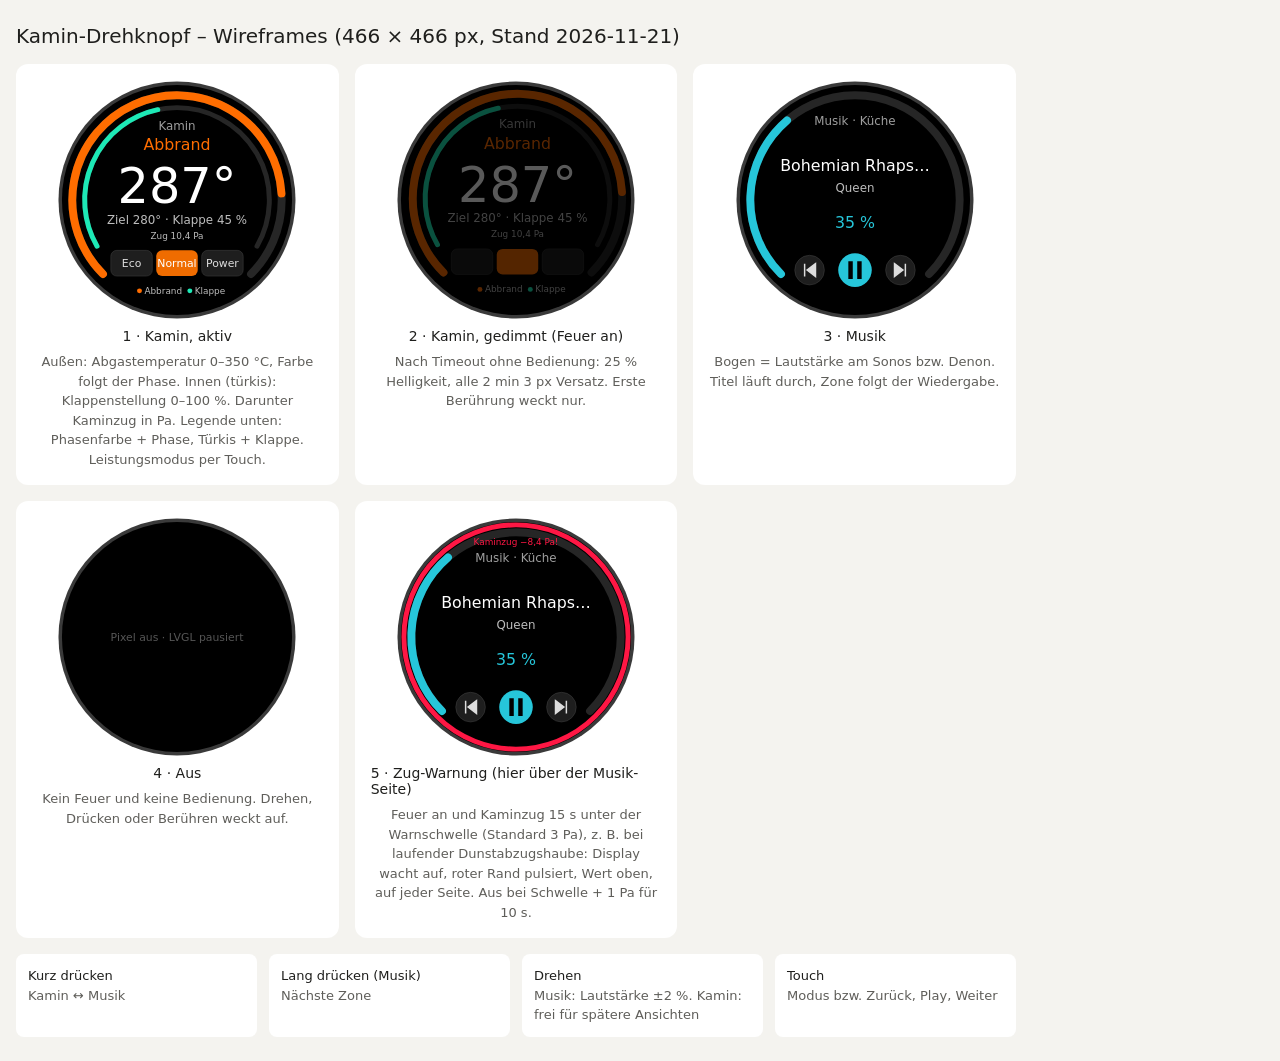
<file: drehknopf/docs/wireframes.html>
<!doctype html>
<html lang="de">
<head>
<meta charset="utf-8">
<meta name="viewport" content="width=device-width, initial-scale=1">
<title>Kamin-Drehknopf Wireframes</title>
<style>
:root{--bg:#f4f3ef;--card:#fff;--text:#1f1f1d;--muted:#5f5e5a}
@media (prefers-color-scheme:dark){:root{--bg:#1b1b1a;--card:#262624;--text:#eee;--muted:#b4b2a9}}
body{margin:0;padding:24px 16px;background:var(--bg);color:var(--text);font-family:system-ui,sans-serif}
h1{font-size:20px;font-weight:500;margin:0 0 16px}
.grid{display:grid;grid-template-columns:repeat(auto-fit,minmax(280px,1fr));gap:16px;max-width:1000px}
.cell{background:var(--card);border-radius:12px;padding:16px;display:flex;flex-direction:column;align-items:center;gap:8px}
.cell svg{width:240px;height:240px}
.cap{font-size:14px;font-weight:500;margin:0}
.sub{font-size:13px;color:var(--muted);margin:0;text-align:center;line-height:1.5}
.leg{display:grid;grid-template-columns:repeat(auto-fit,minmax(180px,1fr));gap:12px;max-width:1000px;margin-top:16px}
.leg div{background:var(--card);border-radius:8px;padding:12px;font-size:13px;color:var(--muted);line-height:1.5}
.leg b{display:block;font-weight:500;color:var(--text)}
</style>
</head>
<body>
<h1>Kamin-Drehknopf – Wireframes (466 × 466 px, Stand 2026-11-21)</h1>
<div class="grid">
<div class="cell">
<svg viewBox="0 0 486 486" role="img"><title>Kamin aktiv</title>
<circle cx="243" cy="243" r="240" fill="#3a3a3a"/><circle cx="243" cy="243" r="233" fill="#000"/>
<g transform="translate(10 10)">
<path class="arc" data-f="1" stroke="#262626"/><path class="arc" data-f="0.82" stroke="#FF6D00"/>
<path class="arc" data-r="187" data-w="10" data-a="150" data-s="240" data-f="1" stroke="#262626"/><path class="arc" data-r="187" data-w="10" data-a="150" data-s="240" data-f="0.45" stroke="#1DE9B6"/>
<text x="233" y="83" fill="#9E9E9E" font-size="24" text-anchor="middle" dominant-baseline="central">Kamin</text>
<text x="233" y="121" fill="#FF6D00" font-size="32" font-weight="500" text-anchor="middle" dominant-baseline="central">Abbrand</text>
<text x="233" y="205" fill="#fff" font-size="100" font-weight="500" text-anchor="middle" dominant-baseline="central">287°</text>
<text x="233" y="273" fill="#BDBDBD" font-size="24" text-anchor="middle" dominant-baseline="central">Ziel 280° · Klappe 45 %</text>
<text x="233" y="305" fill="#BDBDBD" font-size="18" text-anchor="middle" dominant-baseline="central">Zug 10,4 Pa</text>
<rect x="99" y="335" width="84" height="52" rx="12" fill="#1E1E1E" stroke="#444"/><text x="141" y="361" fill="#ddd" font-size="22" text-anchor="middle" dominant-baseline="central">Eco</text>
<rect x="191" y="335" width="84" height="52" rx="12" fill="#EF6C00"/><text x="233" y="361" fill="#fff" font-size="22" text-anchor="middle" dominant-baseline="central">Normal</text>
<rect x="283" y="335" width="84" height="52" rx="12" fill="#1E1E1E" stroke="#444"/><text x="325" y="361" fill="#ddd" font-size="22" text-anchor="middle" dominant-baseline="central">Power</text>
<circle cx="157" cy="417" r="5" fill="#FF6D00"/><text x="167" y="417" fill="#BDBDBD" font-size="18" dominant-baseline="central">Abbrand</text><circle cx="259" cy="417" r="5" fill="#1DE9B6"/><text x="269" y="417" fill="#BDBDBD" font-size="18" dominant-baseline="central">Klappe</text>
</g></svg>
<p class="cap">1 · Kamin, aktiv</p>
<p class="sub">Außen: Abgastemperatur 0–350 °C, Farbe folgt der Phase. Innen (türkis): Klappenstellung 0–100 %. Darunter Kaminzug in Pa. Legende unten: Phasenfarbe + Phase, Türkis + Klappe. Leistungsmodus per Touch.</p>
</div>
<div class="cell">
<svg viewBox="0 0 486 486" role="img"><title>Kamin gedimmt</title>
<circle cx="243" cy="243" r="240" fill="#3a3a3a"/><circle cx="243" cy="243" r="233" fill="#000"/>
<g transform="translate(13 7)" opacity="0.35">
<path class="arc" data-f="1" stroke="#262626"/><path class="arc" data-f="0.82" stroke="#FF6D00"/>
<path class="arc" data-r="187" data-w="10" data-a="150" data-s="240" data-f="1" stroke="#262626"/><path class="arc" data-r="187" data-w="10" data-a="150" data-s="240" data-f="0.45" stroke="#1DE9B6"/>
<text x="233" y="83" fill="#9E9E9E" font-size="24" text-anchor="middle" dominant-baseline="central">Kamin</text>
<text x="233" y="121" fill="#FF6D00" font-size="32" font-weight="500" text-anchor="middle" dominant-baseline="central">Abbrand</text>
<text x="233" y="205" fill="#fff" font-size="100" font-weight="500" text-anchor="middle" dominant-baseline="central">287°</text>
<text x="233" y="273" fill="#BDBDBD" font-size="24" text-anchor="middle" dominant-baseline="central">Ziel 280° · Klappe 45 %</text>
<text x="233" y="305" fill="#BDBDBD" font-size="18" text-anchor="middle" dominant-baseline="central">Zug 10,4 Pa</text>
<rect x="99" y="335" width="84" height="52" rx="12" fill="#1E1E1E" stroke="#444"/><rect x="191" y="335" width="84" height="52" rx="12" fill="#EF6C00"/><rect x="283" y="335" width="84" height="52" rx="12" fill="#1E1E1E" stroke="#444"/>
<circle cx="157" cy="417" r="5" fill="#FF6D00"/><text x="167" y="417" fill="#BDBDBD" font-size="18" dominant-baseline="central">Abbrand</text><circle cx="259" cy="417" r="5" fill="#1DE9B6"/><text x="269" y="417" fill="#BDBDBD" font-size="18" dominant-baseline="central">Klappe</text>
</g></svg>
<p class="cap">2 · Kamin, gedimmt (Feuer an)</p>
<p class="sub">Nach Timeout ohne Bedienung: 25 % Helligkeit, alle 2 min 3 px Versatz. Erste Berührung weckt nur.</p>
</div>
<div class="cell">
<svg viewBox="0 0 486 486" role="img"><title>Musik</title>
<circle cx="243" cy="243" r="240" fill="#3a3a3a"/><circle cx="243" cy="243" r="233" fill="#000"/>
<g transform="translate(10 10)">
<path class="arc" data-f="1" stroke="#262626"/><path class="arc" data-f="0.35" stroke="#26C6DA"/>
<text x="233" y="73" fill="#9E9E9E" font-size="24" text-anchor="middle" dominant-baseline="central">Musik · Küche</text>
<text x="233" y="163" fill="#fff" font-size="32" font-weight="500" text-anchor="middle" dominant-baseline="central">Bohemian Rhaps…</text>
<text x="233" y="208" fill="#BDBDBD" font-size="24" text-anchor="middle" dominant-baseline="central">Queen</text>
<text x="233" y="278" fill="#26C6DA" font-size="32" font-weight="500" text-anchor="middle" dominant-baseline="central">35 %</text>
<circle cx="141" cy="375" r="30" fill="#1E1E1E" stroke="#444"/><path d="M131 362v26M153 362l-17 13 17 13z" stroke="#ddd" stroke-width="3" fill="#ddd"/>
<circle cx="233" cy="375" r="34" fill="#26C6DA"/><path d="M224 357v36M242 357v36" stroke="#000" stroke-width="9"/>
<circle cx="325" cy="375" r="30" fill="#1E1E1E" stroke="#444"/><path d="M335 362v26M313 362l17 13-17 13z" stroke="#ddd" stroke-width="3" fill="#ddd"/>
</g></svg>
<p class="cap">3 · Musik</p>
<p class="sub">Bogen = Lautstärke am Sonos bzw. Denon. Titel läuft durch, Zone folgt der Wiedergabe.</p>
</div>
<div class="cell">
<svg viewBox="0 0 486 486" role="img"><title>Aus</title>
<circle cx="243" cy="243" r="240" fill="#3a3a3a"/><circle cx="243" cy="243" r="233" fill="#000"/>
<text x="243" y="243" fill="#555" font-size="22" text-anchor="middle" dominant-baseline="central">Pixel aus · LVGL pausiert</text>
</svg>
<p class="cap">4 · Aus</p>
<p class="sub">Kein Feuer und keine Bedienung. Drehen, Drücken oder Berühren weckt auf.</p>
</div>
<div class="cell">
<svg viewBox="0 0 486 486" role="img"><title>Zug-Warnung</title>
<circle cx="243" cy="243" r="240" fill="#3a3a3a"/><circle cx="243" cy="243" r="233" fill="#000"/>
<g transform="translate(10 10)">
<path class="arc" data-f="1" stroke="#262626"/><path class="arc" data-f="0.35" stroke="#26C6DA"/>
<circle cx="233" cy="233" r="227" fill="none" stroke="#FF1744" stroke-width="10"/>
<text x="233" y="41" fill="#FF1744" font-size="18" font-weight="500" text-anchor="middle" dominant-baseline="central">Kaminzug −8,4 Pa!</text>
<text x="233" y="73" fill="#9E9E9E" font-size="24" text-anchor="middle" dominant-baseline="central">Musik · Küche</text>
<text x="233" y="163" fill="#fff" font-size="32" font-weight="500" text-anchor="middle" dominant-baseline="central">Bohemian Rhaps…</text>
<text x="233" y="208" fill="#BDBDBD" font-size="24" text-anchor="middle" dominant-baseline="central">Queen</text>
<text x="233" y="278" fill="#26C6DA" font-size="32" font-weight="500" text-anchor="middle" dominant-baseline="central">35 %</text>
<circle cx="141" cy="375" r="30" fill="#1E1E1E" stroke="#444"/><path d="M131 362v26M153 362l-17 13 17 13z" stroke="#ddd" stroke-width="3" fill="#ddd"/>
<circle cx="233" cy="375" r="34" fill="#26C6DA"/><path d="M224 357v36M242 357v36" stroke="#000" stroke-width="9"/>
<circle cx="325" cy="375" r="30" fill="#1E1E1E" stroke="#444"/><path d="M335 362v26M313 362l17 13-17 13z" stroke="#ddd" stroke-width="3" fill="#ddd"/>
</g></svg>
<p class="cap">5 · Zug-Warnung (hier über der Musik-Seite)</p>
<p class="sub">Feuer an und Kaminzug 15 s unter der Warnschwelle (Standard 3 Pa), z. B. bei laufender Dunstabzugshaube: Display wacht auf, roter Rand pulsiert, Wert oben, auf jeder Seite. Aus bei Schwelle + 1 Pa für 10 s.</p>
</div>
</div>
<div class="leg">
<div><b>Kurz drücken</b>Kamin ↔ Musik</div>
<div><b>Lang drücken (Musik)</b>Nächste Zone</div>
<div><b>Drehen</b>Musik: Lautstärke ±2 %. Kamin: frei für spätere Ansichten</div>
<div><b>Touch</b>Modus bzw. Zurück, Play, Weiter</div>
</div>
<script>
document.querySelectorAll('.arc').forEach(p=>{const f=+p.dataset.f,c=233,r=+(p.dataset.r||212),a0=+(p.dataset.a||135),a1=a0+(+(p.dataset.s||270))*f,rad=d=>d*Math.PI/180,pt=d=>[c+r*Math.cos(rad(d)),c+r*Math.sin(rad(d))];const[s0,s1]=pt(a0),[e0,e1]=pt(a1);p.setAttribute('d',`M${s0} ${s1}A${r} ${r} 0 ${a1-a0>180?1:0} 1 ${e0} ${e1}`);p.setAttribute('fill','none');p.setAttribute('stroke-width',p.dataset.w||'16');p.setAttribute('stroke-linecap','round')});
</script>
</body>
</html>
</file>
